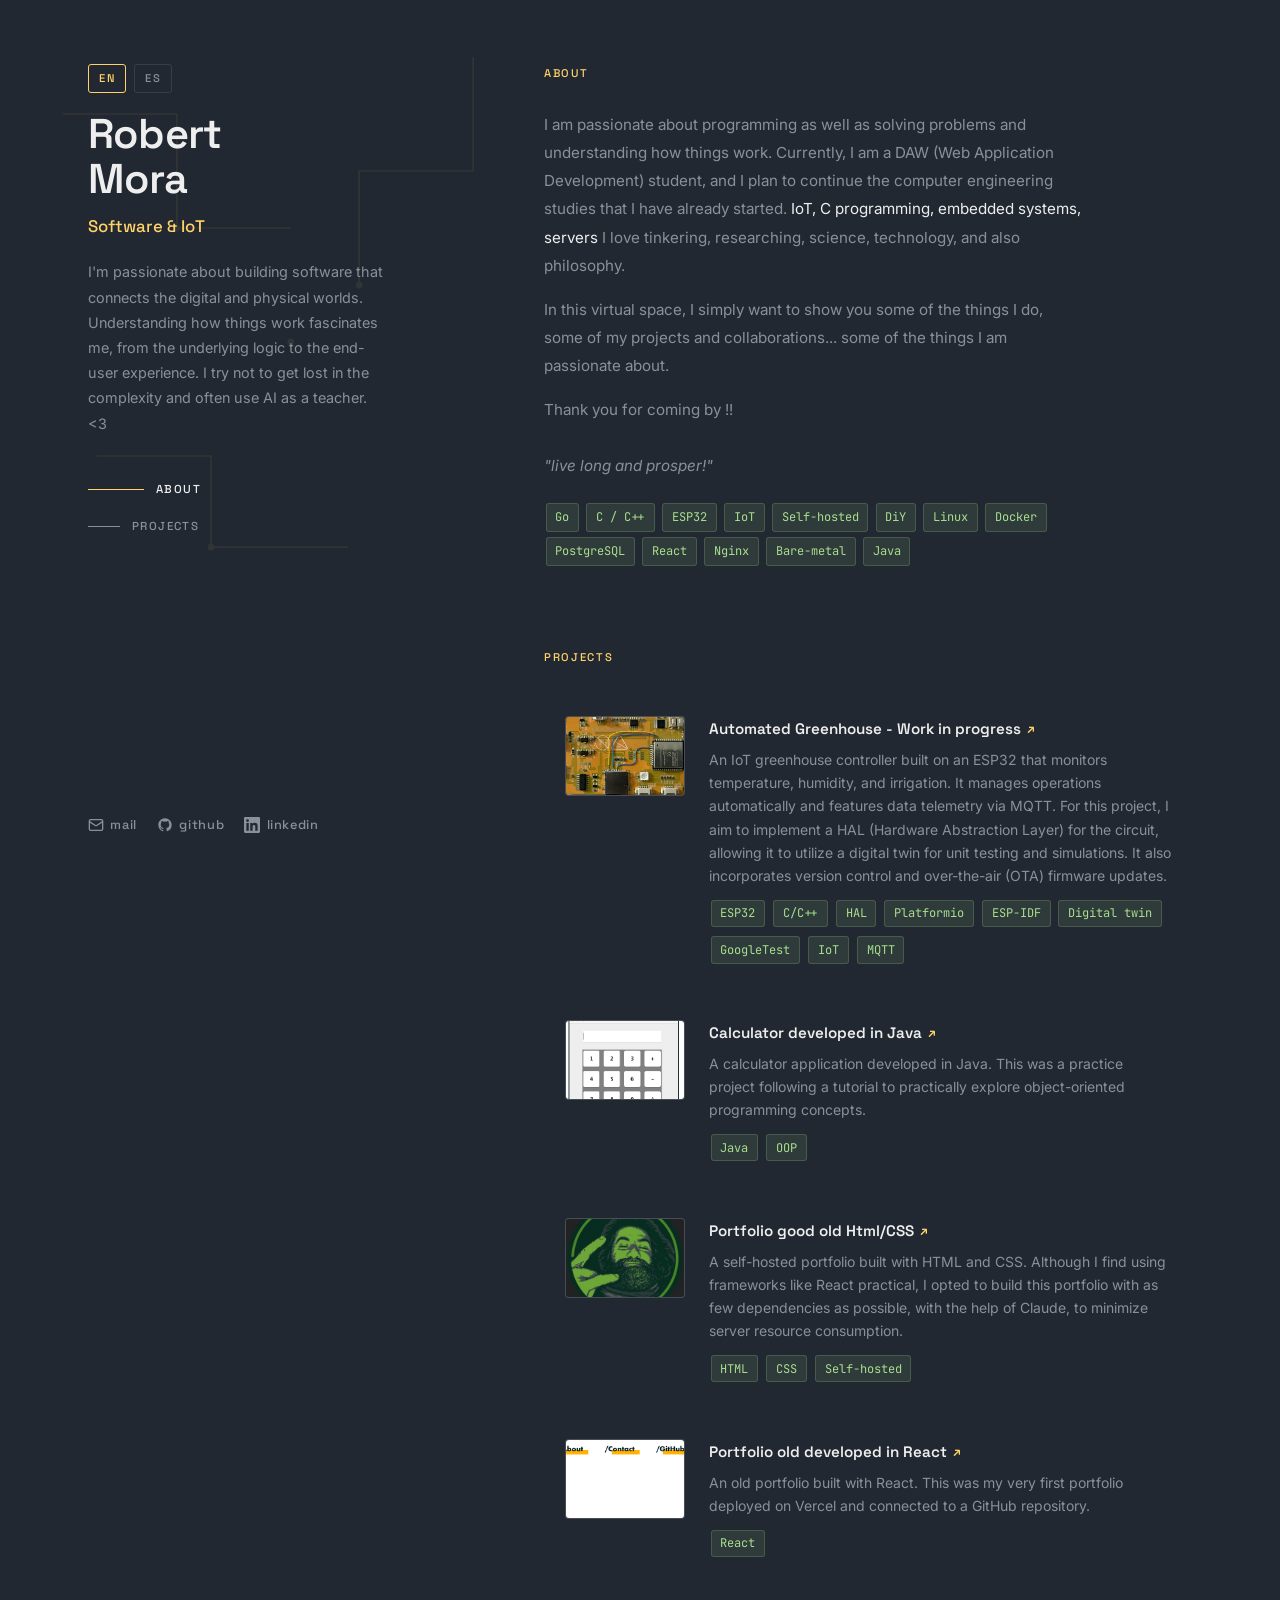
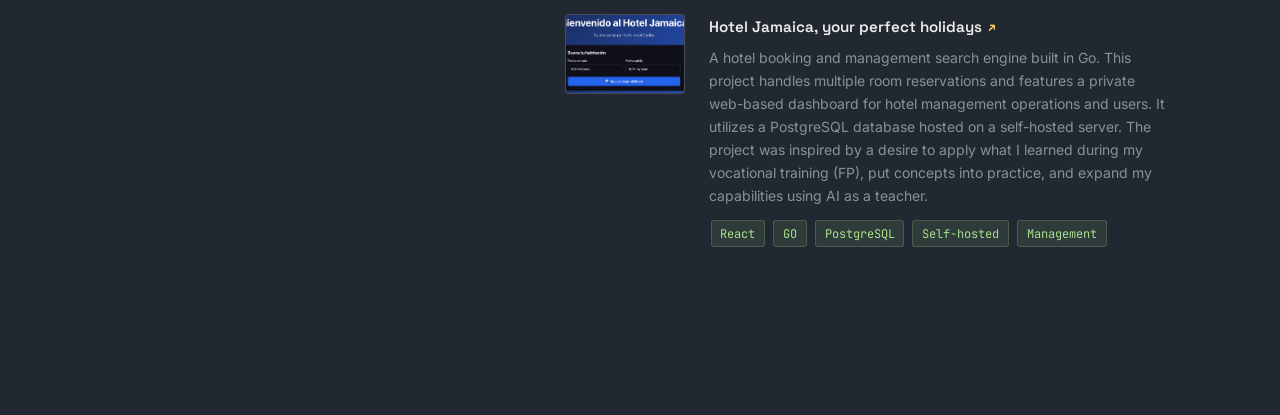
<file: html/index.html>
<!DOCTYPE html>
<html lang="en">
<head>
  <meta charset="UTF-8" />
  <meta name="viewport" content="width=device-width, initial-scale=1.0" />
  <meta name="description" content="Robert Mora — Software & IoT, bare-metal programming and full-stack web development." />
  <title>Robert Mora</title>
  <link rel="stylesheet" href="styles.css" />
  <link rel="icon" type="image/png" href="./img/favicon.png" />
</head>
<body>

  <div class="mobile-indicator" id="mobileIndicator">
    <span class="mobile-section-name" id="mobileSectionName">About</span>
  </div>

  <div class="layout">

    <!-- ── LEFT PANEL ── -->
    <aside class="left" aria-label="Profile">
      <svg class="circuit-bg" viewBox="0 0 400 600" fill="none" xmlns="http://www.w3.org/2000/svg" aria-hidden="true">
        <path d="M20 100 H120 V200 H220 V300" stroke="#FFD369" stroke-width="1.5" class="trace" style="animation-delay:0s"/>
        <path d="M380 50 V150 H280 V250 H180" stroke="#FFD369" stroke-width="1.5" class="trace" style="animation-delay:0.6s"/>
        <path d="M50 400 H150 V480 H300 V550" stroke="#FFD369" stroke-width="1.5" class="trace" style="animation-delay:1.2s"/>
        <circle cx="120" cy="200" r="3" fill="#FFD369"/>
        <circle cx="220" cy="300" r="3" fill="#FFD369"/>
        <circle cx="280" cy="250" r="3" fill="#FFD369"/>
        <circle cx="150" cy="480" r="3" fill="#FFD369"/>
      </svg>

      <div class="left-inner">
        <div>
          <div class="lang-toggle">
            <span class="lang-btn active" aria-current="true">EN</span>
            <a href="spanish.html" class="lang-btn">ES</a>
          </div>

          <h1 class="name">Robert<br>Mora</h1>
          <p class="role">Software & IoT</p>
          <p class="bio">
            I'm passionate about building software that connects the digital and physical worlds.
            Understanding how things work fascinates me, from the underlying logic to the end-user
            experience.
            I try not to get lost in the complexity and often use AI as a teacher.
            <3
          </p>

          <nav aria-label="Page sections">
            <ul class="nav" id="siteNav">
              <li class="nav-item active" data-target="about">
                <a href="#about">
                  <span class="nav-line" aria-hidden="true"></span>
                  <span class="nav-label">About</span>
                </a>
              </li>
              <li class="nav-item" data-target="projects">
                <a href="#projects">
                  <span class="nav-line" aria-hidden="true"></span>
                  <span class="nav-label">Projects</span>
                </a>
              </li>
            </ul>
          </nav>
        </div>

        <div>
          <nav class="socials" aria-label="Contact and social links">
            <a href="mailto:hola@robertmora.dev" class="social-link" aria-label="Send email">
              <svg viewBox="0 0 24 24" fill="none" stroke="currentColor" stroke-width="2" aria-hidden="true">
                <rect x="2" y="4" width="20" height="16" rx="2"/>
                <path d="m22 7-8.97 5.7a1.94 1.94 0 0 1-2.06 0L2 7"/>
              </svg>
              mail
            </a>
            <a href="https://github.com/robertmoar" class="social-link" target="_blank" rel="noopener noreferrer" aria-label="GitHub profile">
              <svg viewBox="0 0 24 24" fill="currentColor" aria-hidden="true">
                <path d="M12 2C6.477 2 2 6.484 2 12.017c0 4.425 2.865 8.18 6.839 9.504.5.092.682-.217.682-.483 0-.237-.008-.868-.013-1.703-2.782.605-3.369-1.343-3.369-1.343-.454-1.158-1.11-1.466-1.11-1.466-.908-.62.069-.608.069-.608 1.003.07 1.531 1.032 1.531 1.032.892 1.53 2.341 1.088 2.91.832.092-.647.35-1.088.636-1.338-2.22-.253-4.555-1.113-4.555-4.951 0-1.093.39-1.988 1.029-2.688-.103-.253-.446-1.272.098-2.65 0 0 .84-.27 2.75 1.026A9.564 9.564 0 0 1 12 6.844a9.59 9.59 0 0 1 2.504.337c1.909-1.296 2.747-1.027 2.747-1.027.546 1.379.202 2.398.1 2.651.64.7 1.028 1.595 1.028 2.688 0 3.848-2.339 4.695-4.566 4.943.359.309.678.92.678 1.855 0 1.338-.012 2.419-.012 2.747 0 .268.18.58.688.482A10.02 10.02 0 0 0 22 12.017C22 6.484 17.522 2 12 2z"/>
              </svg>
              github
            </a>
            <a href="https://www.linkedin.com/in/robertmorasanchez/" class="social-link" target="_blank" rel="noopener noreferrer" aria-label="LinkedIn profile">
              <svg viewBox="0 0 24 24" fill="currentColor" aria-hidden="true">
                <path d="M20.447 20.452h-3.554v-5.569c0-1.328-.027-3.037-1.852-3.037-1.853 0-2.136 1.445-2.136 2.939v5.667H9.351V9h3.414v1.561h.046c.477-.9 1.637-1.85 3.37-1.85 3.601 0 4.267 2.37 4.267 5.455v6.286zM5.337 7.433a2.062 2.062 0 0 1-2.063-2.065 2.064 2.064 0 1 1 2.063 2.065zm1.782 13.019H3.555V9h3.564v11.452zM22.225 0H1.771C.792 0 0 .774 0 1.729v20.542C0 23.227.792 24 1.771 24h20.451C23.2 24 24 23.227 24 22.271V1.729C24 .774 23.2 0 22.222 0h.003z"/>
              </svg>
              linkedin
            </a>
          </nav>
        </div>
      </div>
    </aside>

    <!-- ── RIGHT PANEL ── -->
    <main class="right">

      <section class="section" id="about" aria-labelledby="about-heading">
        <p class="section-label" id="about-heading">About</p>
        <div class="about-text">
          <p>
            I am passionate about programming as well as solving problems and understanding how
            things work. Currently, I am a DAW (Web Application Development) student, and I plan to continue
            the computer engineering studies that I have already started.
            <span class="about-highlight">IoT, C programming, embedded systems, servers</span> I love tinkering,
            researching, science, technology, and also philosophy.
          </p>
          <p>
            In this virtual space, I simply want to show you some of the things I do, some of my projects
            and collaborations... some of the things I am passionate about.
          </p>
          <p>
            Thank you for coming by !!<br><br>
            <i>"live long and prosper!"</i>
          </p>
          <div class="tags">
            <span class="tag">Go</span>
            <span class="tag">C / C++</span>
            <span class="tag">ESP32</span>
            <span class="tag">IoT</span>
            <span class="tag">Self-hosted</span>
            <span class="tag">DiY</span>
            <span class="tag">Linux</span>
            <span class="tag">Docker</span>
            <span class="tag">PostgreSQL</span>
            <span class="tag">React</span>
            <span class="tag">Nginx</span>
            <span class="tag">Bare-metal</span>
            <span class="tag">Java</span>
          </div>
        </div>
      </section>

      <section class="section" id="projects" aria-labelledby="projects-heading">
        <p class="section-label" id="projects-heading">Projects</p>

        <a class="project-card" href="https://github.com/robertmoar/invernadero" target="_blank" rel="noopener noreferrer" aria-label="Automated Greenhouse project on GitHub">
          <div class="project-img">
            <!--<span class="project-img-icon" aria-hidden="true">🌱</span>-->
            <img src="../img/cyd.png" alt="Cheap Yellow Display">
          </div>
          <div class="project-content">
            <p class="project-title">
              Automated Greenhouse - Work in progress
              <span class="project-arrow" aria-hidden="true">↗</span>
            </p>
            <p class="project-desc">
              An IoT greenhouse controller built on an ESP32 that monitors temperature,
              humidity, and irrigation. It manages operations automatically and features
              data telemetry via MQTT. For this project, I aim to implement a HAL (Hardware Abstraction Layer)
              for the circuit, allowing it to utilize a digital twin for unit testing and simulations.
              It also incorporates version control and over-the-air (OTA) firmware updates.
            </p>
            <div class="project-tags">
              <span class="tag">ESP32</span>
              <span class="tag">C/C++</span>
              <span class="tag">HAL</span>
              <span class="tag">Platformio</span>
              <span class="tag">ESP-IDF</span>
              <span class="tag">Digital twin</span>
              <span class="tag">GoogleTest</span>
              <span class="tag">IoT</span>
              <span class="tag">MQTT</span>
            </div>
          </div>
        </a>

        <a class="project-card" href="https://github.com/robertmoar/javaCalc" target="_blank" rel="noopener noreferrer" aria-label="Java Calculator project on GitHub">
          <div class="project-img">
            <!--<span class="project-img-icon" aria-hidden="true">⌗</span>-->
            <img src="../img/calcul.png" alt="Java calculator">
          </div>
          <div class="project-content">
            <p class="project-title">
              Calculator developed in Java
              <span class="project-arrow" aria-hidden="true">↗</span>
            </p>
            <p class="project-desc">
              A calculator application developed in Java. This was a practice
              project following a tutorial to practically explore object-oriented programming concepts.
            </p>
            <div class="project-tags">
              <span class="tag">Java</span>
              <span class="tag">OOP</span>
            </div>
          </div>
        </a>

        <a class="project-card" href="https://github.com/robertmoar/portfolio" target="_blank" rel="noopener noreferrer" aria-label="Proyecto Portfolio en GitHub">
          <div class="project-img">
            <!--<span class="project-img-icon" aria-hidden="true">⌗</span>-->
            <img src="../img/logoRoPortafoli.png" alt="robert good vibes">
          </div>
          <div class="project-content">
            <p class="project-title">
              Portfolio good old Html/CSS
              <span class="project-arrow" aria-hidden="true">↗</span>
            </p>
            <p class="project-desc">
              A self-hosted portfolio built with HTML and CSS. Although
              I find using frameworks like React practical, I opted to
              build this portfolio with as few dependencies as possible,
              with the help of Claude, to minimize server resource consumption.
            </p>
            <div class="project-tags">
              <span class="tag">HTML</span>
              <span class="tag">CSS</span>
              <span class="tag">Self-hosted</span>
            </div>
          </div>
        </a>

        <a class="project-card" href="https://portfoliold.robertmora.dev/" target="_blank" rel="noopener noreferrer" aria-label="Proyecto Portfolio en GitHub">
          <div class="project-img">
            <!--<span class="project-img-icon" aria-hidden="true">⌗</span>-->
            <img src="../img/portold.png" alt="screen shot old portfolio">
          </div>
          <div class="project-content">
            <p class="project-title">
              Portfolio old developed in React
              <span class="project-arrow" aria-hidden="true">↗</span>
            </p>
            <p class="project-desc">
              An old portfolio built with React.
              This was my very first portfolio deployed
              on Vercel and connected to a GitHub repository.
            </p>
            <div class="project-tags">
              <span class="tag">React</span>
            </div>
          </div>
        </a>

        <a class="project-card" href="https://hotel.robertmora.dev/" target="_blank" rel="noopener noreferrer" aria-label="Proyecto Portfolio en GitHub">
          <div class="project-img">
            <!--<span class="project-img-icon" aria-hidden="true">⌗</span>-->
            <img src="../img/jamaicahotel.png" alt="screen shot hotel website">
          </div>
          <div class="project-content">
            <p class="project-title">
              Hotel Jamaica, your perfect holidays
              <span class="project-arrow" aria-hidden="true">↗</span>
            </p>
            <p class="project-desc">
              A hotel booking and management search engine built in Go.
              This project handles multiple room reservations and features
              a private web-based dashboard for hotel management operations and users.
              It utilizes a PostgreSQL database hosted on a self-hosted server.
              The project was inspired by a desire to apply what I learned during
              my vocational training (FP), put concepts into practice, and expand
              my capabilities using AI as a teacher.
            </p>
            <div class="project-tags">
              <span class="tag">React</span>
              <span class="tag">GO</span>
              <span class="tag">PostgreSQL</span>
              <span class="tag">Self-hosted</span>
              <span class="tag">Management</span>
            </div>
          </div>
        </a>

      </section>

    </main>
  </div>

  <script>
    const sections = ['about', 'projects'];
    const navItems = document.querySelectorAll('#siteNav .nav-item');
    const mobileName = document.getElementById('mobileSectionName');
    const labels = { about: 'About', projects: 'Projects' };

    function getActive() {
      const scrollY = window.scrollY + 120;
      let current = sections[0];
      sections.forEach(id => {
        const el = document.getElementById(id);
        if (el && el.offsetTop <= scrollY) current = id;
      });
      return current;
    }

    function updateNav() {
      const current = getActive();
      navItems.forEach(item => {
        item.classList.toggle('active', item.dataset.target === current);
      });
      if (mobileName) mobileName.textContent = labels[current] || '';
    }

    window.addEventListener('scroll', updateNav, { passive: true });
    updateNav();
  </script>

</body>
</html>
</file>
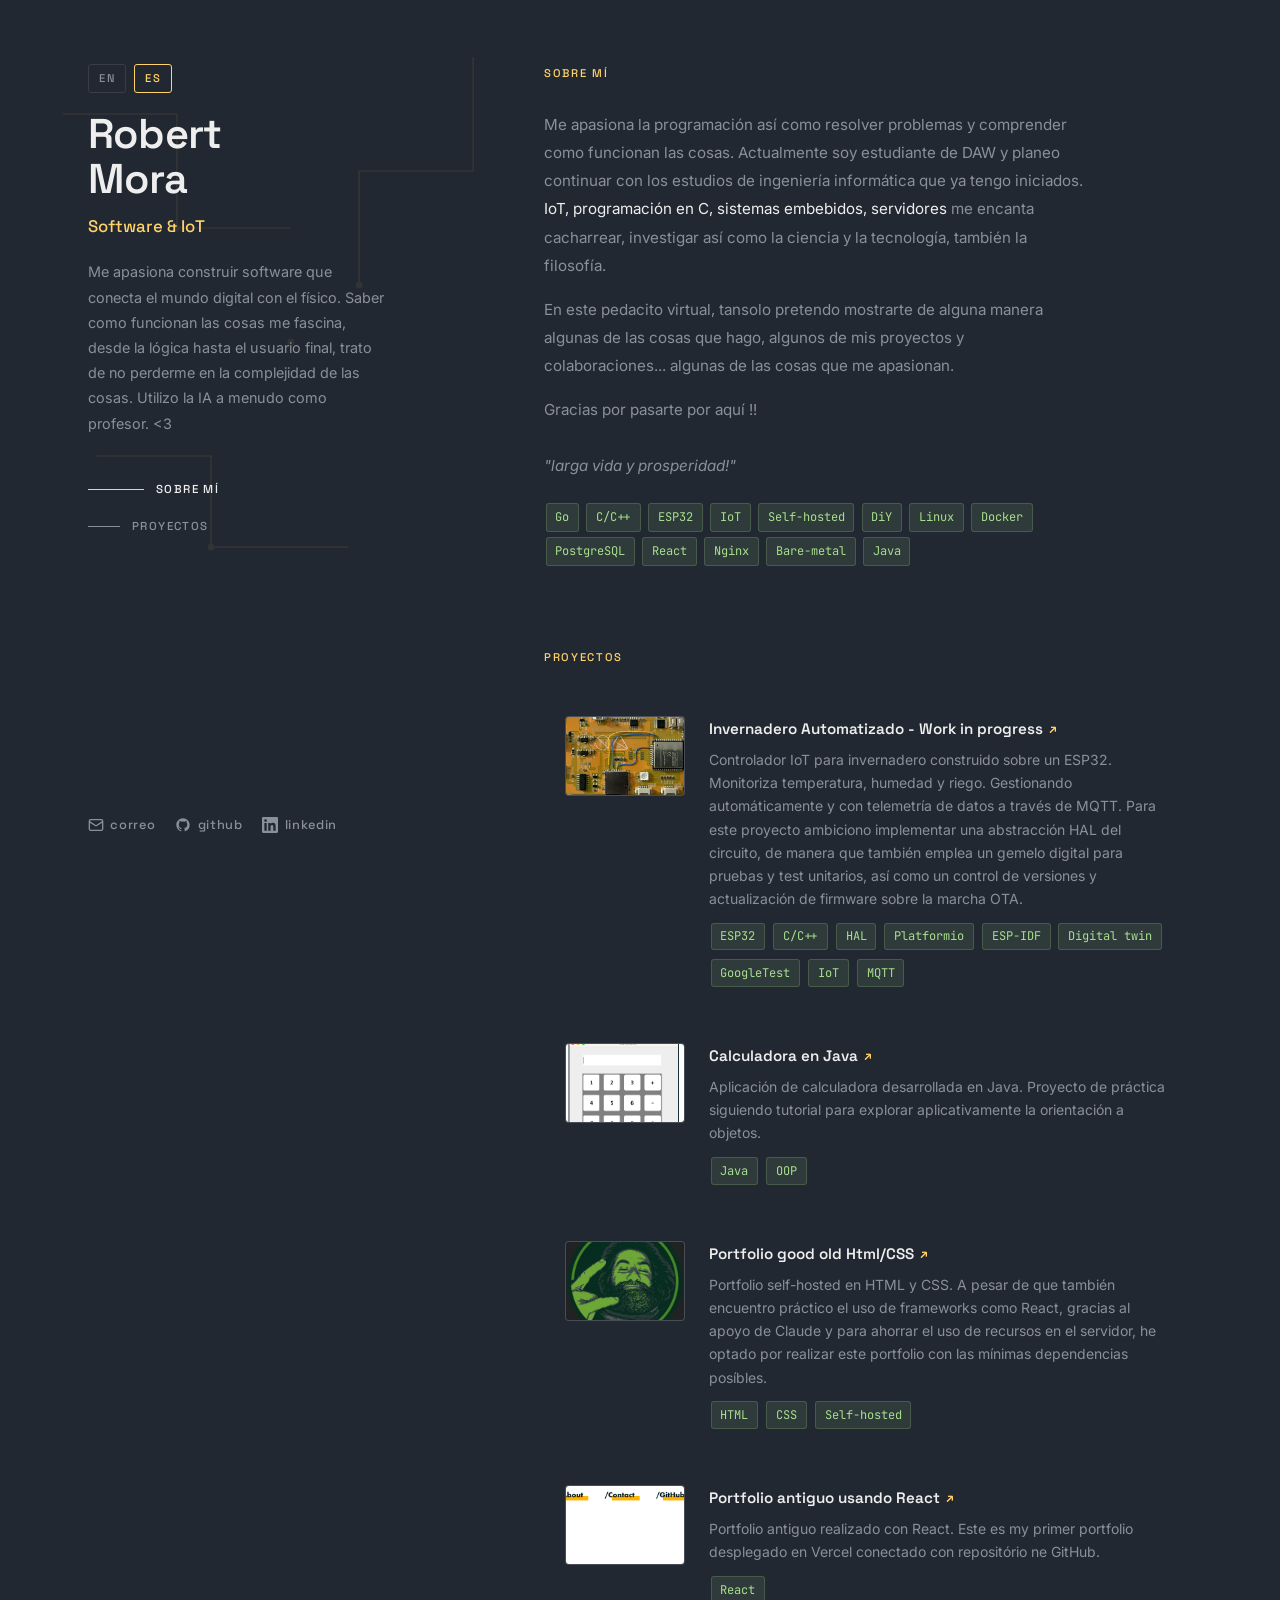
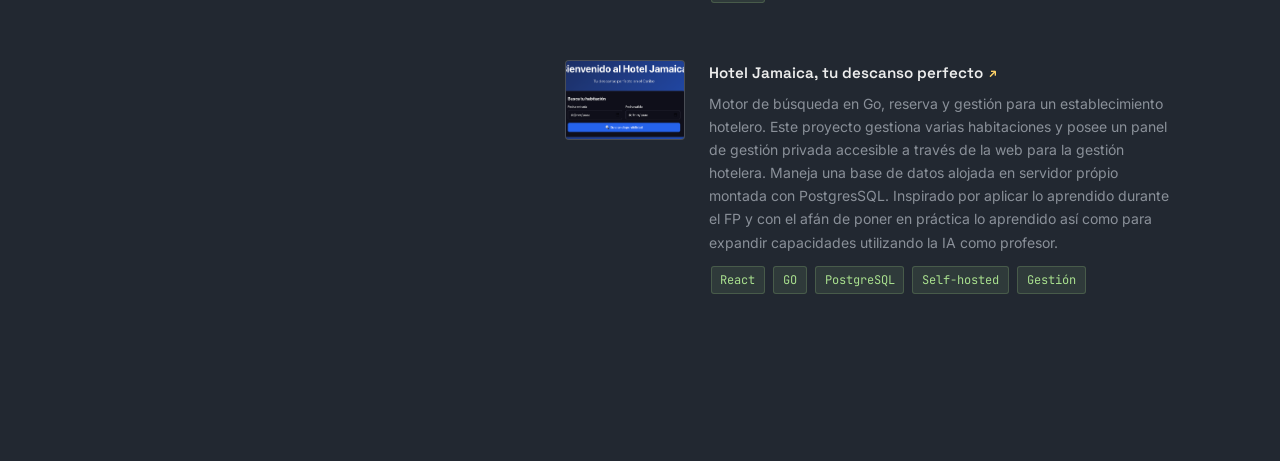
<file: html/spanish.html>
<!DOCTYPE html>
<html lang="es">
<head>
  <meta charset="UTF-8" />
  <meta name="viewport" content="width=device-width, initial-scale=1.0" />
  <meta name="description" content="Robert Mora — Software & IoT, programación bare-metal y desarrollo web full-stack." />
  <title>Robert Mora</title>
  <link rel="stylesheet" href="styles.css" />
  <link rel="icon" type="image/png" href="./img/favicon.png" />
</head>
<body>

  <div class="mobile-indicator" id="mobileIndicator">
    <span class="mobile-section-name" id="mobileSectionName">Sobre mí</span>
  </div>

  <div class="layout">

    <!-- ── PANEL IZQUIERDO ── -->
    <aside class="left" aria-label="Perfil">
      <svg class="circuit-bg" viewBox="0 0 400 600" fill="none" xmlns="http://www.w3.org/2000/svg" aria-hidden="true">
        <path d="M20 100 H120 V200 H220 V300" stroke="#FFD369" stroke-width="1.5" class="trace" style="animation-delay:0s"/>
        <path d="M380 50 V150 H280 V250 H180" stroke="#FFD369" stroke-width="1.5" class="trace" style="animation-delay:0.6s"/>
        <path d="M50 400 H150 V480 H300 V550" stroke="#FFD369" stroke-width="1.5" class="trace" style="animation-delay:1.2s"/>
        <circle cx="120" cy="200" r="3" fill="#FFD369"/>
        <circle cx="220" cy="300" r="3" fill="#FFD369"/>
        <circle cx="280" cy="250" r="3" fill="#FFD369"/>
        <circle cx="150" cy="480" r="3" fill="#FFD369"/>
      </svg>

      <div class="left-inner">
        <div>
          <div class="lang-toggle">
            <a href="index.html" class="lang-btn">EN</a>
            <span class="lang-btn active" aria-current="true">ES</span>
          </div>

          <h1 class="name">Robert<br>Mora</h1>
          <p class="role">Software & IoT</p>
          <p class="bio">
            Me apasiona construir software que conecta el mundo digital con el físico.
            Saber como funcionan las cosas me fascina, desde la lógica hasta el usuario
            final, trato de no perderme en la complejidad de las cosas.
            Utilizo la IA a menudo como profesor.
            <3
          </p>

          <nav aria-label="Secciones de la página">
            <ul class="nav" id="siteNav">
              <li class="nav-item active" data-target="sobre-mi">
                <a href="#sobre-mi">
                  <span class="nav-line" aria-hidden="true"></span>
                  <span class="nav-label">Sobre mí</span>
                </a>
              </li>
              <li class="nav-item" data-target="proyectos">
                <a href="#proyectos">
                  <span class="nav-line" aria-hidden="true"></span>
                  <span class="nav-label">Proyectos</span>
                </a>
              </li>
            </ul>
          </nav>
        </div>

        <div>
          <nav class="socials" aria-label="Contacto y redes sociales">
            <a href="mailto:hola@robertmora.dev" class="social-link" aria-label="Enviar correo">
              <svg viewBox="0 0 24 24" fill="none" stroke="currentColor" stroke-width="2" aria-hidden="true">
                <rect x="2" y="4" width="20" height="16" rx="2"/>
                <path d="m22 7-8.97 5.7a1.94 1.94 0 0 1-2.06 0L2 7"/>
              </svg>
              correo
            </a>
            <a href="https://github.com/robertmoar" class="social-link" target="_blank" rel="noopener noreferrer" aria-label="Perfil de GitHub">
              <svg viewBox="0 0 24 24" fill="currentColor" aria-hidden="true">
                <path d="M12 2C6.477 2 2 6.484 2 12.017c0 4.425 2.865 8.18 6.839 9.504.5.092.682-.217.682-.483 0-.237-.008-.868-.013-1.703-2.782.605-3.369-1.343-3.369-1.343-.454-1.158-1.11-1.466-1.11-1.466-.908-.62.069-.608.069-.608 1.003.07 1.531 1.032 1.531 1.032.892 1.53 2.341 1.088 2.91.832.092-.647.35-1.088.636-1.338-2.22-.253-4.555-1.113-4.555-4.951 0-1.093.39-1.988 1.029-2.688-.103-.253-.446-1.272.098-2.65 0 0 .84-.27 2.75 1.026A9.564 9.564 0 0 1 12 6.844a9.59 9.59 0 0 1 2.504.337c1.909-1.296 2.747-1.027 2.747-1.027.546 1.379.202 2.398.1 2.651.64.7 1.028 1.595 1.028 2.688 0 3.848-2.339 4.695-4.566 4.943.359.309.678.92.678 1.855 0 1.338-.012 2.419-.012 2.747 0 .268.18.58.688.482A10.02 10.02 0 0 0 22 12.017C22 6.484 17.522 2 12 2z"/>
              </svg>
              github
            </a>
            <a href="https://www.linkedin.com/in/robertmorasanchez/" class="social-link" target="_blank" rel="noopener noreferrer" aria-label="Perfil de LinkedIn">
              <svg viewBox="0 0 24 24" fill="currentColor" aria-hidden="true">
                <path d="M20.447 20.452h-3.554v-5.569c0-1.328-.027-3.037-1.852-3.037-1.853 0-2.136 1.445-2.136 2.939v5.667H9.351V9h3.414v1.561h.046c.477-.9 1.637-1.85 3.37-1.85 3.601 0 4.267 2.37 4.267 5.455v6.286zM5.337 7.433a2.062 2.062 0 0 1-2.063-2.065 2.064 2.064 0 1 1 2.063 2.065zm1.782 13.019H3.555V9h3.564v11.452zM22.225 0H1.771C.792 0 0 .774 0 1.729v20.542C0 23.227.792 24 1.771 24h20.451C23.2 24 24 23.227 24 22.271V1.729C24 .774 23.2 0 22.222 0h.003z"/>
              </svg>
              linkedin
            </a>
          </nav>
        </div>
      </div>
    </aside>

    <!-- ── PANEL DERECHO ── -->
    <main class="right">

      <section class="section" id="sobre-mi" aria-labelledby="sobre-mi-heading">
        <p class="section-label" id="sobre-mi-heading">Sobre mí</p>
        <div class="about-text">
          <p>
            Me apasiona la programación así como resolver problemas y comprender como funcionan las cosas.
            Actualmente soy estudiante de DAW y planeo continuar con los estudios de ingeniería informática
            que ya tengo iniciados. <span class="about-highlight">IoT, programación en C, sistemas embebidos, servidores</span>
            me encanta cacharrear, investigar así como la ciencia y la tecnología, también la filosofía.
          </p>
          <p>
            En este pedacito virtual, tansolo pretendo mostrarte de alguna manera algunas de las
            cosas que hago, algunos de mis proyectos y colaboraciones... algunas de las cosas que me apasionan.
            </p>
          <p>
            Gracias por pasarte por aquí !!<br><br>
            <i>"larga vida y prosperidad!"</i>
          </p>
          <div class="tags">
            <span class="tag">Go</span>
            <span class="tag">C/C++</span>
            <span class="tag">ESP32</span>
            <span class="tag">IoT</span>
            <span class="tag">Self-hosted</span>
            <span class="tag">DiY</span>
            <span class="tag">Linux</span>
            <span class="tag">Docker</span>
            <span class="tag">PostgreSQL</span>
            <span class="tag">React</span>
            <span class="tag">Nginx</span>
            <span class="tag">Bare-metal</span>
            <span class="tag">Java</span>
          </div>
        </div>
      </section>

      <section class="section" id="proyectos" aria-labelledby="proyectos-heading">
        <p class="section-label" id="proyectos-heading">Proyectos</p>

        <a class="project-card" href="https://github.com/robertmoar/invernadero" target="_blank" rel="noopener noreferrer" aria-label="Proyecto Invernadero Automatizado en GitHub">
          <div class="project-img">
            <!--<span class="project-img-icon" aria-hidden="true">🌱</span>-->
            <img src="../img/cyd.png" alt="Cheap Yellow Display">
          </div>
          <div class="project-content">
            <p class="project-title">
              Invernadero Automatizado - Work in progress
              <span class="project-arrow" aria-hidden="true">↗</span>
            </p>
            <p class="project-desc">
              Controlador IoT para invernadero construido sobre un ESP32. Monitoriza
              temperatura, humedad y riego. Gestionando automáticamente y con telemetría de datos
              a través de MQTT. Para este proyecto ambiciono implementar una abstracción HAL
              del circuito, de manera que también emplea un gemelo digital para pruebas y test unitarios,
              así como un control de versiones y actualización de firmware sobre la marcha OTA.
            </p>
            <div class="project-tags">
              <span class="tag">ESP32</span>
              <span class="tag">C/C++</span>
              <span class="tag">HAL</span>
              <span class="tag">Platformio</span>
              <span class="tag">ESP-IDF</span>
              <span class="tag">Digital twin</span>
              <span class="tag">GoogleTest</span>
              <span class="tag">IoT</span>
              <span class="tag">MQTT</span>
            </div>
          </div>
        </a>

        <a class="project-card" href="https://github.com/robertmoar/javaCalc" target="_blank" rel="noopener noreferrer" aria-label="Proyecto Calculadora en Java en GitHub">
          <div class="project-img">
            <!--<span class="project-img-icon" aria-hidden="true">⌗</span>-->
            <img src="../img/calcul.png" alt="Java calculator">
          </div>
          <div class="project-content">
            <p class="project-title">
              Calculadora en Java
              <span class="project-arrow" aria-hidden="true">↗</span>
            </p>
            <p class="project-desc">
              Aplicación de calculadora desarrollada en Java. Proyecto de práctica
              siguiendo tutorial para explorar aplicativamente la orientación a
              objetos.
            </p>
            <div class="project-tags">
              <span class="tag">Java</span>
              <span class="tag">OOP</span>
            </div>
          </div>
        </a>

        <a class="project-card" href="https://github.com/robertmoar/portfolio" target="_blank" rel="noopener noreferrer" aria-label="Proyecto Portfolio en GitHub">
          <div class="project-img">
            <!--<span class="project-img-icon" aria-hidden="true">⌗</span>-->
            <img src="../img/logoRoPortafoli.png" alt="robert good vibes">
          </div>
          <div class="project-content">
            <p class="project-title">
              Portfolio good old Html/CSS
              <span class="project-arrow" aria-hidden="true">↗</span>
            </p>
            <p class="project-desc">
              Portfolio self-hosted en HTML y CSS. A pesar de que también encuentro
              práctico el uso de frameworks como React, gracias al apoyo de Claude y
              para ahorrar el uso de recursos en el servidor, he optado por realizar
              este portfolio con las mínimas dependencias posíbles.
            </p>
            <div class="project-tags">
              <span class="tag">HTML</span>
              <span class="tag">CSS</span>
              <span class="tag">Self-hosted</span>
            </div>
          </div>
        </a>

        <a class="project-card" href="https://portfoliold.robertmora.dev/" target="_blank" rel="noopener noreferrer" aria-label="Proyecto Portfolio en GitHub">
          <div class="project-img">
            <!--<span class="project-img-icon" aria-hidden="true">⌗</span>-->
            <img src="../img/portold.png" alt="screen shot old portfolio">
          </div>
          <div class="project-content">
            <p class="project-title">
              Portfolio antiguo usando React
              <span class="project-arrow" aria-hidden="true">↗</span>
            </p>
            <p class="project-desc">
              Portfolio antiguo realizado con React. Este es my primer
              portfolio desplegado en Vercel
              conectado con repositório ne GitHub.
            </p>
            <div class="project-tags">
              <span class="tag">React</span>
            </div>
          </div>
        </a>

        <a class="project-card" href="https://hotel.robertmora.dev/" target="_blank" rel="noopener noreferrer" aria-label="Proyecto Portfolio en GitHub">
          <div class="project-img">
            <!--<span class="project-img-icon" aria-hidden="true">⌗</span>-->
            <img src="../img/jamaicahotel.png" alt="screen shot hotel website">
          </div>
          <div class="project-content">
            <p class="project-title">
              Hotel Jamaica, tu descanso perfecto
              <span class="project-arrow" aria-hidden="true">↗</span>
            </p>
            <p class="project-desc">
              Motor de búsqueda en Go, reserva y gestión para un establecimiento
              hotelero. Este proyecto gestiona varias habitaciones y posee un
              panel de gestión privada accesible a través de la web para la
              gestión hotelera. Maneja una base de datos alojada en servidor
              própio montada con PostgresSQL. Inspirado por aplicar lo aprendido
              durante el FP y con el afán de poner en práctica lo aprendido así como
              para expandir capacidades utilizando la IA como profesor.
            </p>
            <div class="project-tags">
              <span class="tag">React</span>
              <span class="tag">GO</span>
              <span class="tag">PostgreSQL</span>
              <span class="tag">Self-hosted</span>
              <span class="tag">Gestión</span>
            </div>
          </div>
        </a>

      </section>

    </main>
  </div>

  <script>
    const sections = ['sobre-mi', 'proyectos'];
    const navItems = document.querySelectorAll('#siteNav .nav-item');
    const mobileName = document.getElementById('mobileSectionName');
    const labels = { 'sobre-mi': 'Sobre mí', 'proyectos': 'Proyectos' };

    function getActive() {
      const scrollY = window.scrollY + 120;
      let current = sections[0];
      sections.forEach(id => {
        const el = document.getElementById(id);
        if (el && el.offsetTop <= scrollY) current = id;
      });
      return current;
    }

    function updateNav() {
      const current = getActive();
      navItems.forEach(item => {
        item.classList.toggle('active', item.dataset.target === current);
      });
      if (mobileName) mobileName.textContent = labels[current] || '';
    }

    window.addEventListener('scroll', updateNav, { passive: true });
    updateNav();
  </script>

</body>
</html>
</file>
<file: html/styles.css>
@import url('https://fonts.googleapis.com/css2?family=Space+Grotesk:wght@400;500;600&family=Inter:wght@400;500&family=JetBrains+Mono:wght@400&display=swap');

*, *::before, *::after {
  margin: 0;
  padding: 0;
  box-sizing: border-box;
}

:root {
  --bg:      #222831;
  --surface: #393E46;
  --gold:    #FFD369;
  --text:    #EEEEEE;
  --green:   #A8DF8E;
  --muted:   #8a9099;
  --font-display: 'Space Grotesk', sans-serif;
  --font-body:    'Inter', sans-serif;
  --font-mono:    'JetBrains Mono', monospace;
}

html { scroll-behavior: smooth; }

body {
  background: var(--bg);
  color: var(--text);
  font-family: var(--font-body);
  min-height: 100vh;
  line-height: 1.7;
}

/* ── LAYOUT ── */
.layout {
  display: flex;
  min-height: 100vh;
  max-width: 1200px;
  margin: 0 auto;
}

/* ── LEFT PANEL ── */
.left {
  width: 38%;
  padding: 4rem 3rem;
  position: sticky;
  top: 0;
  height: 100vh;
  display: flex;
  flex-direction: column;
  justify-content: space-between;
  overflow: hidden;
}

.circuit-bg {
  position: absolute;
  inset: 0;
  opacity: 0.07;
  pointer-events: none;
}

.left-inner {
  position: relative;
  z-index: 1;
  display: flex;
  flex-direction: column;
  height: 100%;
  justify-content: space-between;
}

.name {
  font-family: var(--font-display);
  font-size: 2.6rem;
  font-weight: 600;
  line-height: 1.08;
  color: var(--text);
  letter-spacing: -0.02em;
}

.role {
  font-family: var(--font-display);
  font-size: 1.05rem;
  font-weight: 500;
  color: var(--gold);
  margin-top: 0.6rem;
}

.bio {
  font-size: 0.9rem;
  color: var(--muted);
  line-height: 1.75;
  margin-top: 1.2rem;
  max-width: 300px;
}

/* ── NAV ── */
.nav {
  display: flex;
  flex-direction: column;
  gap: 0.6rem;
  margin-top: 2.5rem;
  list-style: none;
}

.nav-item a {
  display: flex;
  align-items: center;
  gap: 0.75rem;
  text-decoration: none;
  padding: 0.25rem 0;
  transition: all 0.2s;
}

.nav-line {
  width: 2rem;
  height: 1px;
  background: var(--muted);
  transition: all 0.2s;
  flex-shrink: 0;
}

.nav-label {
  font-family: var(--font-display);
  font-size: 0.72rem;
  font-weight: 500;
  letter-spacing: 0.12em;
  text-transform: uppercase;
  color: var(--muted);
  transition: all 0.2s;
}

.nav-item a:hover .nav-line,
.nav-item.active .nav-line {
  width: 3.5rem;
  background: var(--gold);
}

.nav-item a:hover .nav-label,
.nav-item.active .nav-label {
  color: var(--text);
}

/* ── LANG TOGGLE ── */
.lang-toggle {
  display: flex;
  gap: 0.5rem;
  margin-bottom: 1.2rem;
}

.lang-btn {
  background: none;
  border: 1px solid var(--surface);
  color: var(--muted);
  font-family: var(--font-display);
  font-size: 0.7rem;
  font-weight: 500;
  letter-spacing: 0.1em;
  padding: 0.25rem 0.65rem;
  cursor: pointer;
  transition: all 0.2s;
  border-radius: 3px;
  text-decoration: none;
  display: inline-block;
}

.lang-btn.active {
  border-color: var(--gold);
  color: var(--gold);
}

.lang-btn:hover {
  border-color: var(--text);
  color: var(--text);
}

/* ── SOCIALS ── */
.socials {
  display: flex;
  gap: 1.25rem;
  align-items: center;
  flex-wrap: wrap;
}

.social-link {
  color: var(--muted);
  text-decoration: none;
  font-size: 0.8rem;
  font-family: var(--font-display);
  font-weight: 500;
  letter-spacing: 0.05em;
  transition: color 0.2s;
  display: flex;
  align-items: center;
  gap: 0.4rem;
}

.social-link:hover { color: var(--gold); }

.social-link svg {
  width: 16px;
  height: 16px;
  flex-shrink: 0;
}

/* ── RIGHT PANEL ── */
.right {
  flex: 1;
  padding: 4rem 3rem;
}

/* ── SECTIONS ── */
.section {
  margin-bottom: 5rem;
  scroll-margin-top: 2rem;
}

.section-label {
  font-family: var(--font-display);
  font-size: 0.7rem;
  font-weight: 500;
  letter-spacing: 0.15em;
  text-transform: uppercase;
  color: var(--gold);
  margin-bottom: 1.75rem;
}

/* ── ABOUT ── */
.about-text {
  font-size: 0.95rem;
  line-height: 1.85;
  color: var(--muted);
  max-width: 540px;
}

.about-text p + p { margin-top: 1rem; }

.about-highlight { color: var(--text); }

/* ── TAGS ── */
.tag {
  display: inline-block;
  font-family: var(--font-mono);
  font-size: 0.75rem;
  color: var(--green);
  background: rgba(168, 223, 142, 0.1);
  border: 1px solid rgba(168, 223, 142, 0.2);
  padding: 0.15rem 0.55rem;
  border-radius: 3px;
  margin: 0.15rem 0.1rem;
}

.tags { margin-top: 1.25rem; }

/* ── PROJECT CARDS ── */
.project-card {
  display: flex;
  gap: 1.5rem;
  padding: 1.25rem;
  border-radius: 8px;
  border: 1px solid transparent;
  transition: all 0.2s;
  margin-bottom: 0.75rem;
  text-decoration: none;
  color: inherit;
}

.project-card:hover {
  background: var(--surface);
  border-color: rgba(255, 211, 105, 0.15);
}

.project-img {
  width: 120px;
  height: 80px;
  border-radius: 4px;
  flex-shrink: 0;
  background: var(--surface);
  border: 1px solid rgba(255, 255, 255, 0.08);
  overflow: hidden;
  display: flex;
  align-items: center;
  justify-content: center;
}

.project-img img {
  width: 100%;
  height: 100%;
  object-fit: cover;
}

.project-img-icon {
  font-size: 1.8rem;
  opacity: 0.5;
}

.project-content { flex: 1; }

.project-title {
  font-family: var(--font-display);
  font-size: 0.95rem;
  font-weight: 600;
  color: var(--text);
  display: flex;
  align-items: center;
  gap: 0.4rem;
  transition: color 0.2s;
}

.project-card:hover .project-title { color: var(--gold); }

.project-arrow {
  font-size: 0.8rem;
  color: var(--gold);
  transition: transform 0.2s;
  display: inline-block;
}

.project-card:hover .project-arrow { transform: translate(2px, -2px); }

.project-desc {
  font-size: 0.875rem;
  color: var(--muted);
  line-height: 1.65;
  margin-top: 0.4rem;
}

.project-tags {
  display: flex;
  flex-wrap: wrap;
  gap: 0.3rem;
  margin-top: 0.65rem;
}

/* ── MOBILE NAV INDICATOR ── */
.mobile-indicator {
  display: none;
  position: sticky;
  top: 0;
  z-index: 100;
  background: rgba(34, 40, 49, 0.96);
  backdrop-filter: blur(10px);
  -webkit-backdrop-filter: blur(10px);
  padding: 0.75rem 1.5rem;
  border-bottom: 1px solid rgba(255, 211, 105, 0.12);
}

.mobile-section-name {
  font-family: var(--font-display);
  font-size: 0.7rem;
  font-weight: 500;
  letter-spacing: 0.12em;
  text-transform: uppercase;
  color: var(--gold);
}

/* ── CIRCUIT ANIMATION ── */
@keyframes trace-draw {
  to { stroke-dashoffset: 0; }
}

.trace {
  stroke-dasharray: 300;
  stroke-dashoffset: 300;
  animation: trace-draw 3s ease forwards;
}

/* ── RESPONSIVE ── */
@media (max-width: 768px) {
  .layout { flex-direction: column; }

  .left {
    width: 100%;
    height: auto;
    position: static;
    padding: 2.5rem 1.5rem 1.5rem;
  }

  .bio { max-width: 100%; }
  .nav { display: none; }
  .mobile-indicator { display: block; }

  .right { padding: 0 1.5rem 3rem; }

  .section { margin-bottom: 3.5rem; }

  .project-card { flex-direction: column; }

  .project-img {
    width: 100%;
    height: 180px;
  }
}
</file>
